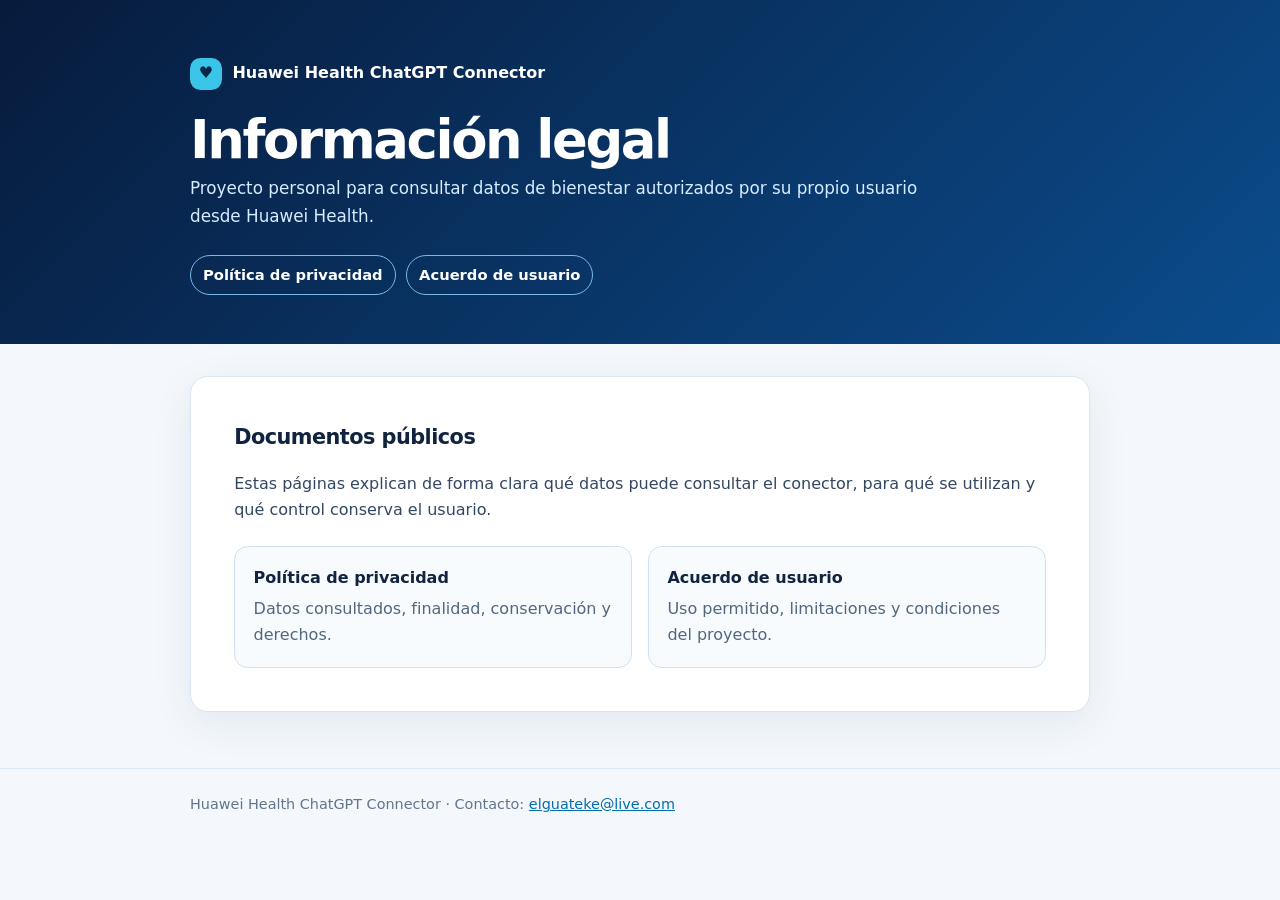
<file: index.html>
<!doctype html>
<html lang="es">
<head>
  <meta charset="utf-8">
  <meta name="viewport" content="width=device-width, initial-scale=1">
  <title>Información legal | Huawei Health ChatGPT Connector</title>
  <meta name="description" content="Política de privacidad y acuerdo de usuario de Huawei Health ChatGPT Connector.">
  <link rel="stylesheet" href="assets/styles.css">
</head>
<body>
  <header>
    <div class="wrap">
      <div class="brand"><span class="mark">♥</span> Huawei Health ChatGPT Connector</div>
      <h1>Información legal</h1>
      <p>Proyecto personal para consultar datos de bienestar autorizados por su propio usuario desde Huawei Health.</p>
      <nav>
        <a href="privacy/">Política de privacidad</a>
        <a href="terms/">Acuerdo de usuario</a>
      </nav>
    </div>
  </header>
  <main class="wrap">
    <article>
      <h2>Documentos públicos</h2>
      <p>Estas páginas explican de forma clara qué datos puede consultar el conector, para qué se utilizan y qué control conserva el usuario.</p>
      <div class="cards">
        <a class="card" href="privacy/"><strong>Política de privacidad</strong><span>Datos consultados, finalidad, conservación y derechos.</span></a>
        <a class="card" href="terms/"><strong>Acuerdo de usuario</strong><span>Uso permitido, limitaciones y condiciones del proyecto.</span></a>
      </div>
    </article>
  </main>
  <footer><div class="wrap">Huawei Health ChatGPT Connector · Contacto: <a href="mailto:elguateke@live.com">elguateke@live.com</a></div></footer>
</body>
</html>
</file>
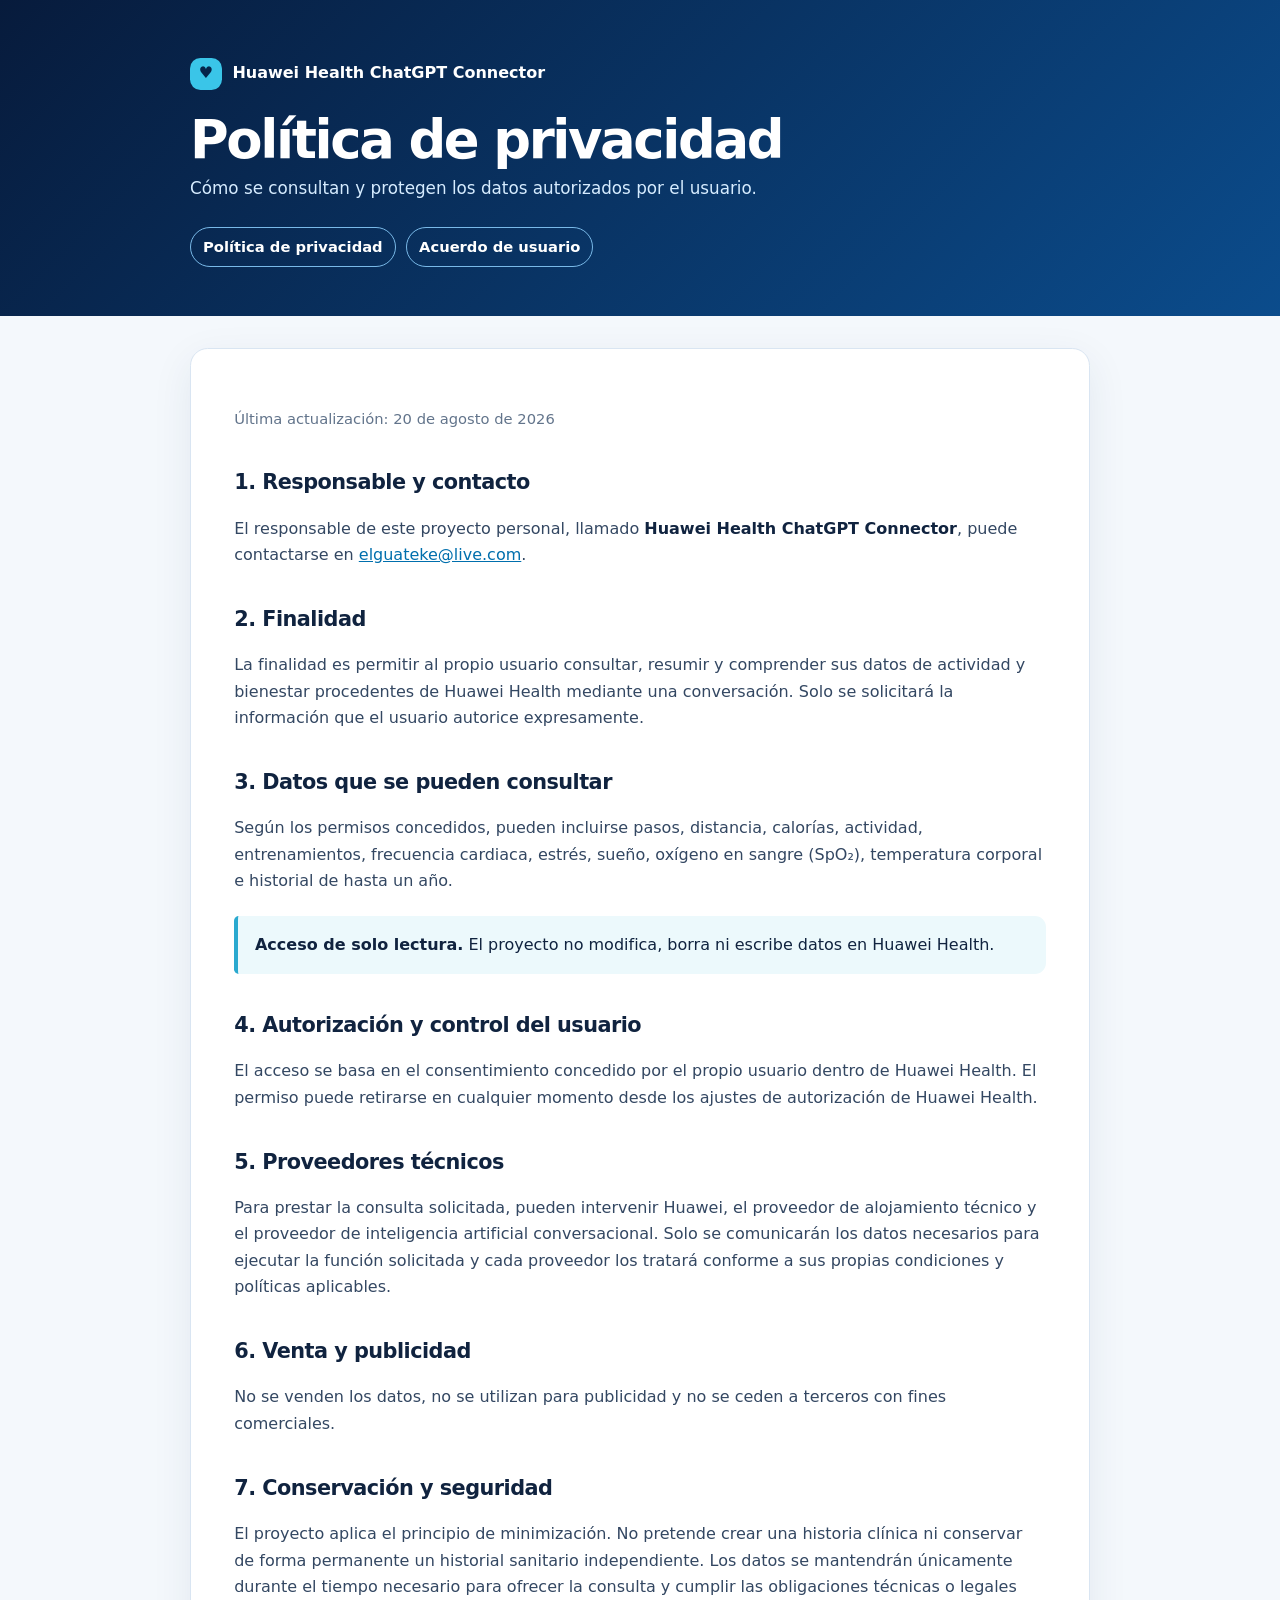
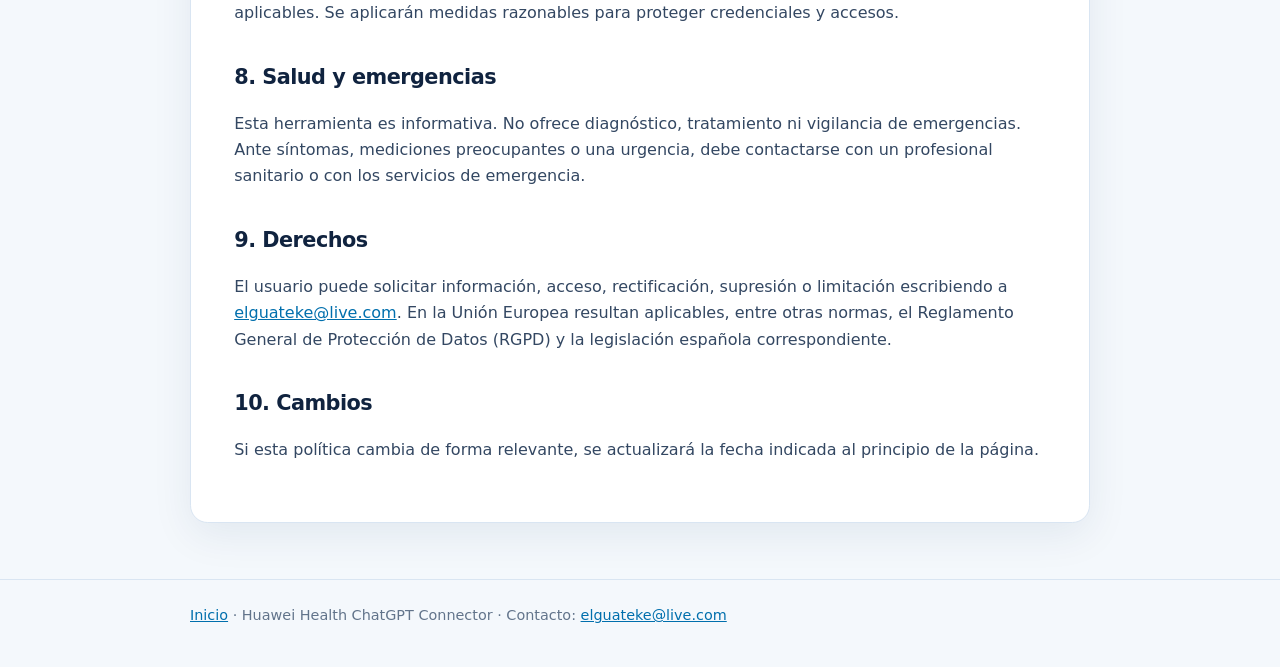
<file: privacy/index.html>
<!doctype html>
<html lang="es">
<head>
  <meta charset="utf-8">
  <meta name="viewport" content="width=device-width, initial-scale=1">
  <title>Política de privacidad | Huawei Health ChatGPT Connector</title>
  <meta name="description" content="Política de privacidad de Huawei Health ChatGPT Connector.">
  <link rel="stylesheet" href="../assets/styles.css">
</head>
<body>
  <header>
    <div class="wrap">
      <div class="brand"><span class="mark">♥</span> Huawei Health ChatGPT Connector</div>
      <h1>Política de privacidad</h1>
      <p>Cómo se consultan y protegen los datos autorizados por el usuario.</p>
      <nav>
        <a href="../privacy/">Política de privacidad</a>
        <a href="../terms/">Acuerdo de usuario</a>
      </nav>
    </div>
  </header>
  <main class="wrap">
    <article>
      <p class="meta">Última actualización: 20 de agosto de 2026</p>

      <h2>1. Responsable y contacto</h2>
      <p>El responsable de este proyecto personal, llamado <strong>Huawei Health ChatGPT Connector</strong>, puede contactarse en <a href="mailto:elguateke@live.com">elguateke@live.com</a>.</p>

      <h2>2. Finalidad</h2>
      <p>La finalidad es permitir al propio usuario consultar, resumir y comprender sus datos de actividad y bienestar procedentes de Huawei Health mediante una conversación. Solo se solicitará la información que el usuario autorice expresamente.</p>

      <h2>3. Datos que se pueden consultar</h2>
      <p>Según los permisos concedidos, pueden incluirse pasos, distancia, calorías, actividad, entrenamientos, frecuencia cardiaca, estrés, sueño, oxígeno en sangre (SpO₂), temperatura corporal e historial de hasta un año.</p>
      <div class="notice"><strong>Acceso de solo lectura.</strong> El proyecto no modifica, borra ni escribe datos en Huawei Health.</div>

      <h2>4. Autorización y control del usuario</h2>
      <p>El acceso se basa en el consentimiento concedido por el propio usuario dentro de Huawei Health. El permiso puede retirarse en cualquier momento desde los ajustes de autorización de Huawei Health.</p>

      <h2>5. Proveedores técnicos</h2>
      <p>Para prestar la consulta solicitada, pueden intervenir Huawei, el proveedor de alojamiento técnico y el proveedor de inteligencia artificial conversacional. Solo se comunicarán los datos necesarios para ejecutar la función solicitada y cada proveedor los tratará conforme a sus propias condiciones y políticas aplicables.</p>

      <h2>6. Venta y publicidad</h2>
      <p>No se venden los datos, no se utilizan para publicidad y no se ceden a terceros con fines comerciales.</p>

      <h2>7. Conservación y seguridad</h2>
      <p>El proyecto aplica el principio de minimización. No pretende crear una historia clínica ni conservar de forma permanente un historial sanitario independiente. Los datos se mantendrán únicamente durante el tiempo necesario para ofrecer la consulta y cumplir las obligaciones técnicas o legales aplicables. Se aplicarán medidas razonables para proteger credenciales y accesos.</p>

      <h2>8. Salud y emergencias</h2>
      <p>Esta herramienta es informativa. No ofrece diagnóstico, tratamiento ni vigilancia de emergencias. Ante síntomas, mediciones preocupantes o una urgencia, debe contactarse con un profesional sanitario o con los servicios de emergencia.</p>

      <h2>9. Derechos</h2>
      <p>El usuario puede solicitar información, acceso, rectificación, supresión o limitación escribiendo a <a href="mailto:elguateke@live.com">elguateke@live.com</a>. En la Unión Europea resultan aplicables, entre otras normas, el Reglamento General de Protección de Datos (RGPD) y la legislación española correspondiente.</p>

      <h2>10. Cambios</h2>
      <p>Si esta política cambia de forma relevante, se actualizará la fecha indicada al principio de la página.</p>
    </article>
  </main>
  <footer><div class="wrap"><a href="../">Inicio</a> · Huawei Health ChatGPT Connector · Contacto: <a href="mailto:elguateke@live.com">elguateke@live.com</a></div></footer>
</body>
</html>
</file>
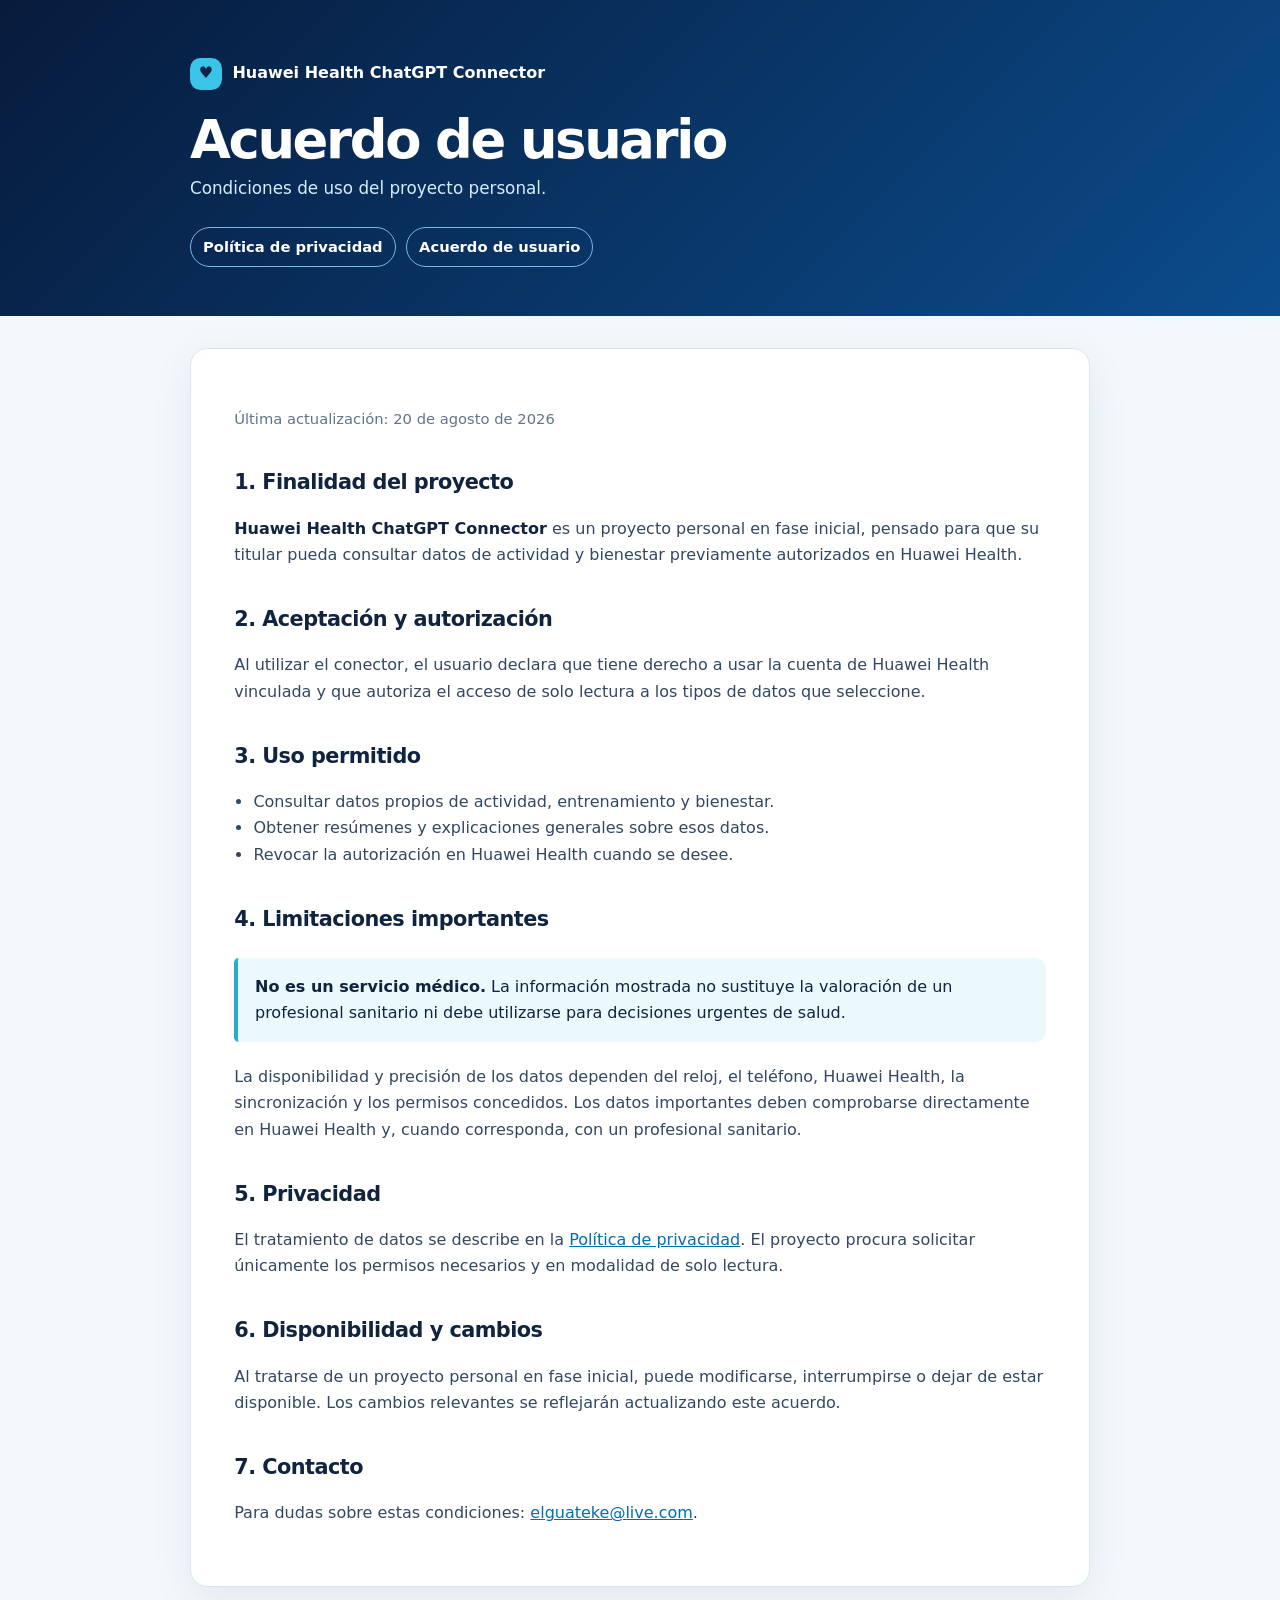
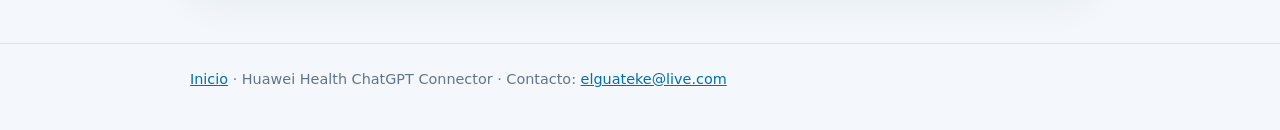
<file: terms/index.html>
<!doctype html>
<html lang="es">
<head>
  <meta charset="utf-8">
  <meta name="viewport" content="width=device-width, initial-scale=1">
  <title>Acuerdo de usuario | Huawei Health ChatGPT Connector</title>
  <meta name="description" content="Acuerdo de usuario de Huawei Health ChatGPT Connector.">
  <link rel="stylesheet" href="../assets/styles.css">
</head>
<body>
  <header>
    <div class="wrap">
      <div class="brand"><span class="mark">♥</span> Huawei Health ChatGPT Connector</div>
      <h1>Acuerdo de usuario</h1>
      <p>Condiciones de uso del proyecto personal.</p>
      <nav>
        <a href="../privacy/">Política de privacidad</a>
        <a href="../terms/">Acuerdo de usuario</a>
      </nav>
    </div>
  </header>
  <main class="wrap">
    <article>
      <p class="meta">Última actualización: 20 de agosto de 2026</p>

      <h2>1. Finalidad del proyecto</h2>
      <p><strong>Huawei Health ChatGPT Connector</strong> es un proyecto personal en fase inicial, pensado para que su titular pueda consultar datos de actividad y bienestar previamente autorizados en Huawei Health.</p>

      <h2>2. Aceptación y autorización</h2>
      <p>Al utilizar el conector, el usuario declara que tiene derecho a usar la cuenta de Huawei Health vinculada y que autoriza el acceso de solo lectura a los tipos de datos que seleccione.</p>

      <h2>3. Uso permitido</h2>
      <ul>
        <li>Consultar datos propios de actividad, entrenamiento y bienestar.</li>
        <li>Obtener resúmenes y explicaciones generales sobre esos datos.</li>
        <li>Revocar la autorización en Huawei Health cuando se desee.</li>
      </ul>

      <h2>4. Limitaciones importantes</h2>
      <div class="notice"><strong>No es un servicio médico.</strong> La información mostrada no sustituye la valoración de un profesional sanitario ni debe utilizarse para decisiones urgentes de salud.</div>
      <p>La disponibilidad y precisión de los datos dependen del reloj, el teléfono, Huawei Health, la sincronización y los permisos concedidos. Los datos importantes deben comprobarse directamente en Huawei Health y, cuando corresponda, con un profesional sanitario.</p>

      <h2>5. Privacidad</h2>
      <p>El tratamiento de datos se describe en la <a href="../privacy/">Política de privacidad</a>. El proyecto procura solicitar únicamente los permisos necesarios y en modalidad de solo lectura.</p>

      <h2>6. Disponibilidad y cambios</h2>
      <p>Al tratarse de un proyecto personal en fase inicial, puede modificarse, interrumpirse o dejar de estar disponible. Los cambios relevantes se reflejarán actualizando este acuerdo.</p>

      <h2>7. Contacto</h2>
      <p>Para dudas sobre estas condiciones: <a href="mailto:elguateke@live.com">elguateke@live.com</a>.</p>
    </article>
  </main>
  <footer><div class="wrap"><a href="../">Inicio</a> · Huawei Health ChatGPT Connector · Contacto: <a href="mailto:elguateke@live.com">elguateke@live.com</a></div></footer>
</body>
</html>
</file>
<file: assets/styles.css>
:root {
  color-scheme: light;
  font-family: Inter, ui-sans-serif, system-ui, -apple-system, BlinkMacSystemFont, "Segoe UI", sans-serif;
  color: #10233f;
  background: #f4f8fc;
}

* { box-sizing: border-box; }

body {
  margin: 0;
  line-height: 1.65;
}

header {
  background: linear-gradient(135deg, #071b3c, #0b4c8c);
  color: white;
  padding: 3.6rem 1.4rem 3.1rem;
}

.wrap {
  width: min(900px, calc(100% - 2.4rem));
  margin: 0 auto;
}

.brand {
  display: flex;
  gap: 0.65rem;
  align-items: center;
  font-weight: 800;
}

.mark {
  display: grid;
  place-items: center;
  width: 2rem;
  height: 2rem;
  border-radius: 0.65rem;
  background: #3ac5e8;
  color: #05244a;
}

h1 {
  max-width: 760px;
  margin: 1.35rem 0 0.45rem;
  font-size: clamp(2rem, 5vw, 3.3rem);
  line-height: 1.08;
  letter-spacing: -0.045em;
}

header p {
  max-width: 730px;
  margin: 0;
  color: #d6ecff;
  font-size: 1.05rem;
}

nav {
  display: flex;
  flex-wrap: wrap;
  gap: 0.65rem;
  margin-top: 1.5rem;
}

nav a {
  color: white;
  text-decoration: none;
  border: 1px solid #79b9e8;
  padding: 0.42rem 0.75rem;
  border-radius: 999px;
  font-weight: 650;
  font-size: 0.92rem;
}

main { padding: 2rem 0 3.5rem; }

article {
  background: white;
  border: 1px solid #d9e5f2;
  border-radius: 1.1rem;
  padding: clamp(1.25rem, 4vw, 2.7rem);
  box-shadow: 0 12px 40px rgba(19, 55, 90, 0.08);
}

h2 {
  margin: 2.1rem 0 0.55rem;
  font-size: 1.3rem;
  letter-spacing: -0.025em;
}

h2:first-child { margin-top: 0; }
p, li { color: #334762; }
strong { color: #10233f; }
ul { padding-left: 1.2rem; }

.notice {
  margin: 1.35rem 0;
  padding: 1rem 1.05rem;
  border-left: 4px solid #2aa9cf;
  background: #ecf9fc;
  border-radius: 0.3rem 0.7rem 0.7rem 0.3rem;
}

.meta {
  color: #62748b;
  font-size: 0.92rem;
}

.cards {
  display: grid;
  grid-template-columns: repeat(auto-fit, minmax(230px, 1fr));
  gap: 1rem;
  margin-top: 1.4rem;
}

.card {
  display: block;
  padding: 1.15rem;
  border: 1px solid #cfe0f0;
  border-radius: 0.85rem;
  text-decoration: none;
  background: #f8fbfe;
}

.card strong { display: block; margin-bottom: 0.25rem; }
.card span { color: #52677f; }
a { color: #006fad; }

footer {
  border-top: 1px solid #d9e5f2;
  padding: 1.5rem 0 2.4rem;
  color: #62748b;
  font-size: 0.9rem;
}
</file>
